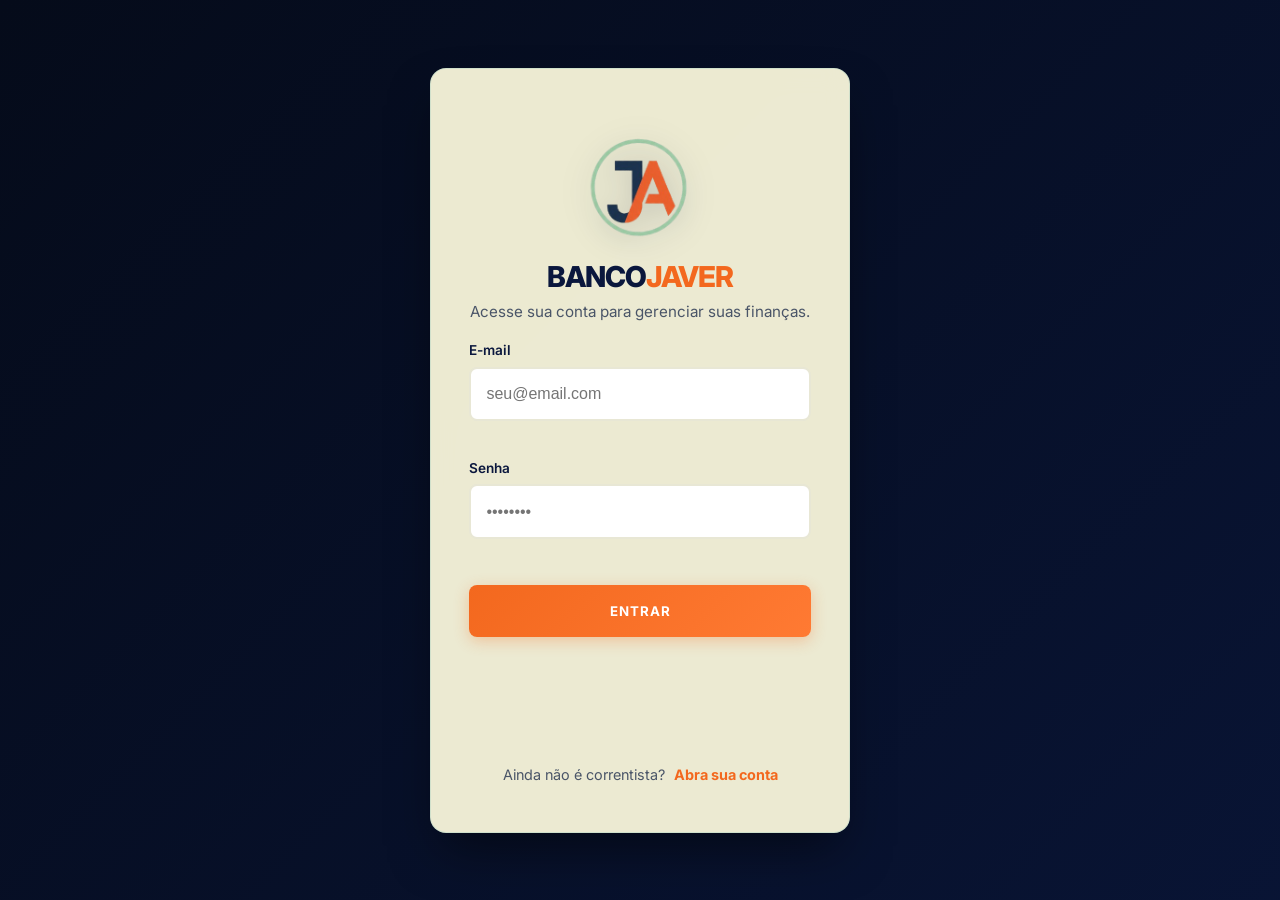
<file: Banco Javer/frontend/pages/index.html>
<!DOCTYPE html>
<html lang="pt-br">
<head>
    <meta charset="UTF-8">
    <meta name="viewport" content="width=device-width, initial-scale=1.0">
    <title>Banco JAVER | Login</title>
    <link rel="stylesheet" href="../styles/global.css">
    <link rel="stylesheet" href="../styles/login.css">
    <script src="../js/login.js"></script>
</head>
<body>
    <div id="toast-container" class="toast-container"></div>
    <main class="login-container">
        <section class="login-card">
            <div class="login-header">
                <div class="logo-wrapper">
                    <img src="../images/logo.png" alt="Logo Javer" class="main-logo">
                </div>
                <h1>BANCO<span>JAVER</span></h1>
                <p>Acesse sua conta para gerenciar suas finanças.</p>
            </div>

            <form id="login-form" novalidate>
                <div class="input-group">
                    <label for="email">E-mail</label>
                    <input type="email" id="email" placeholder="seu@email.com" required>
                    <span class="field-error" id="email-error"></span>
                </div>

                <div class="input-group">
                    <label for="password">Senha</label>
                    <input type="password" id="password" placeholder="••••••••" required>
                    <span class="field-error" id="password-error"></span>
                </div>

                <div id="form-error" class="error-general"></div>

                <button type="submit" class="btn-login">Entrar</button>
            </form>

            <div class="login-footer">
                <p>Ainda não é correntista? <a href="signup.html">Abra sua conta</a></p>
            </div>
        </section>
    </main>
</body>
<div id="loading-overlay" class="loading-overlay">
    <div class="loader"></div>
</div>
</html>
</file>
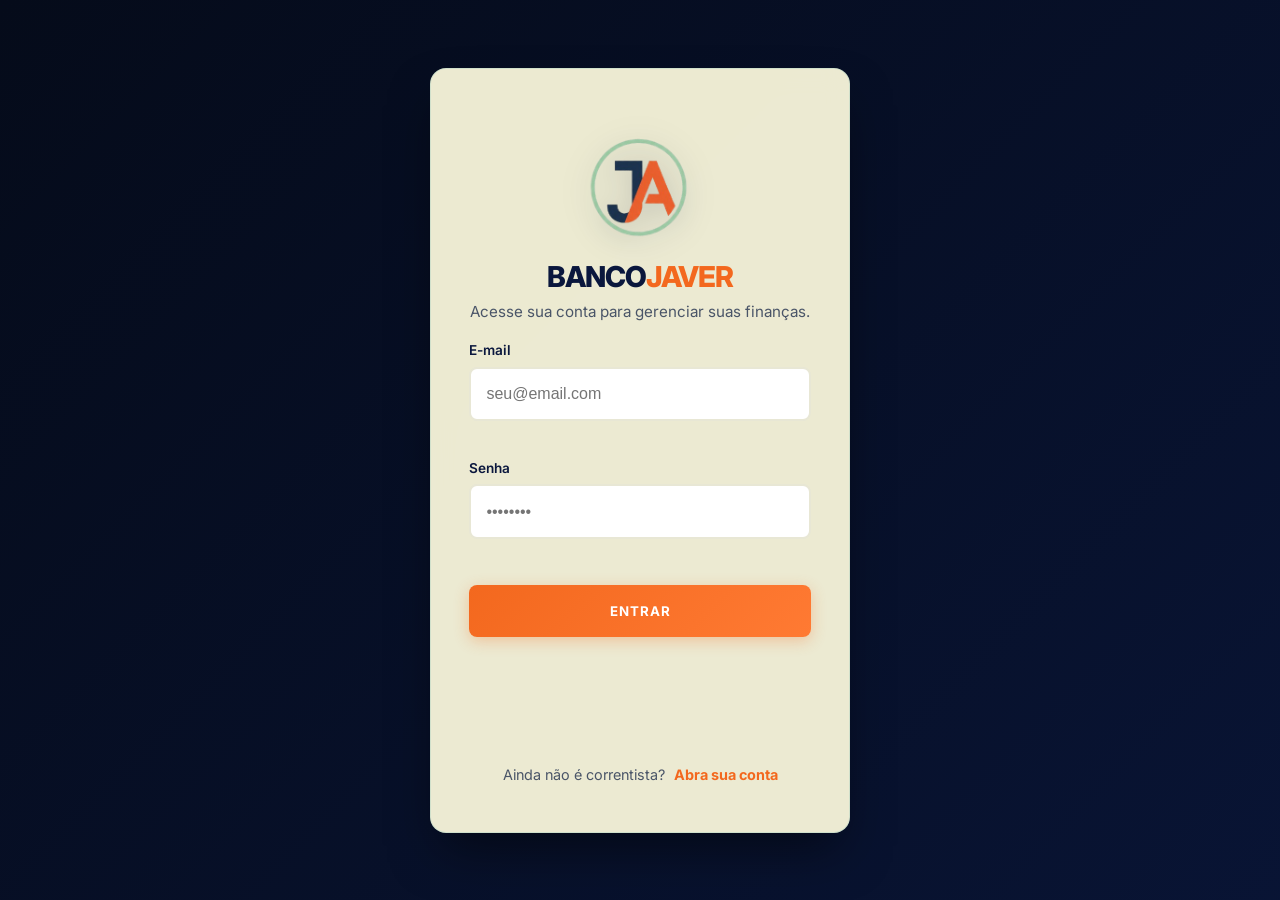
<file: Banco Javer/frontend/pages/admin.html>
<!DOCTYPE html>
<html lang="pt-br">
<head>
    <meta charset="UTF-8">
    <meta name="viewport" content="width=device-width, initial-scale=1.0">
    <title>JAVER | Admin Console</title>
    <link rel="stylesheet" href="../styles/global.css">
    <link rel="stylesheet" href="../styles/admin.css">
</head>
<body class="admin-body">
    <div id="toast-container" class="toast-container"></div>

    <header class="admin-nav">
        <div class="nav-container">
            <div class="brand">
                <img src="../images/logo.png" alt="Logo" class="nav-logo">
                <div class="brand-text">
                    <span class="bank-name">BANCO <span>JAVER</span></span>
                    <span class="portal-tag">PAINEL DE CONTROLE</span>
                </div>
            </div>
            <div class="nav-actions">
                <span id="admin-display-name">Carregando...</span>
                <button id="btn-logout" class="btn-logout">
                    <span class="icon">⏻</span> Sair
                </button>
            </div>
        </div>
    </header>

    <main class="admin-content container">
        <div class="page-header">
            <h2>Gerenciamento de Clientes</h2>
            <p>Controle de contas, edições cadastrais e permissões de acesso.</p>
        </div>
        <section class="filters-section">
            <div class="filter-card">
                <div class="filter-row">
                    <div class="filter-item search">
                        <label>Nome do Cliente</label>
                        <input type="text" id="search-name" placeholder="Buscar por nome...">
                    </div>
                    <div class="filter-item">
                        <label>Status</label>
                        <select id="filter-status">
                            <option value="">Todos</option>
                            <option value="true">Ativos</option>
                            <option value="false">Inativos</option>
                        </select>
                    </div>
                    <div class="filter-item">
                        <label>Perfil de Acesso</label>
                        <select id="filter-admin">
                            <option value="">Todos</option>
                            <option value="true">Administradores</option>
                            <option value="false">Clientes Comuns</option>
                        </select>
                    </div>
                    <button id="btn-filter" class="btn-primary-action">Filtrar</button>
                </div>
            </div>
        </section>
        <div class="table-wrapper">
            <table class="admin-table">
                <thead>
                    <tr>
                        <th>ID</th>
                        <th>Cliente</th>
                        <th>CPF</th>
                        <th>Saldo</th>
                        <th>Score</th>
                        <th>Status</th>
                        <th class="txt-center">Ações</th>
                    </tr>
                </thead>
                <tbody id="customers-list">
                </tbody>
            </table>
        </div>
    </main>
    <div id="modal-edit" class="modal-overlay">
        <div class="modal-card">
            <div class="modal-header">
                <h3>Editar Perfil do Cliente</h3>
                <button onclick="closeModal()" class="close-x">&times;</button>
            </div>
            <form id="edit-form" novalidate>
                <input type="hidden" id="edit-id">
                
                <div class="input-group">
                    <label for="edit-name">Nome Completo</label>
                    <input type="text" id="edit-name">
                    <span class="field-error" id="edit-name-error"></span>
                </div>

                <div class="input-group">
                    <label for="edit-email">E-mail</label>
                    <input type="email" id="edit-email">
                    <span class="field-error" id="edit-email-error"></span>
                </div>

                <div class="input-row">
                    <div class="input-group">
                        <label for="edit-cpf">CPF</label>
                        <input type="text" id="edit-cpf" maxlength="11">
                        <span class="field-error" id="edit-cpf-error"></span>
                    </div>
                    <div class="input-group">
                        <label for="edit-phone">Telefone</label>
                        <input type="text" id="edit-phone" maxlength="11">
                        <span class="field-error" id="edit-phone-error"></span>
                    </div>
                </div>

                <div class="input-group checkbox-group">
                    <label class="switch-label">
                        <input type="checkbox" id="edit-is-admin">
                        <span class="slider"></span>
                        Permissões de Administrador
                    </label>
                    <p class="input-info">Ative para conceder acesso ao painel de controle.</p>
                </div>

                <div class="modal-footer">
                    <button type="button" onclick="closeModal()" class="btn-cancel">Cancelar</button>
                    <button type="submit" class="btn-save" id="btn-save-edit">Salvar Alterações</button>
                </div>
            </form>
        </div>
    </div>

    <div id="modal-confirm" class="modal-overlay">
        <div class="modal-card confirm-card">
            <div class="modal-header">
                <h3>Confirmar Ação</h3>
                <button onclick="closeConfirmModal()" class="close-x">&times;</button>
            </div>
            <div class="modal-body">
                <p>Você tem certeza que deseja <strong>desativar</strong> este cliente? Esta ação aplicará um Soft Delete na conta.</p>
            </div>
            <div class="modal-footer">
                <button type="button" onclick="closeConfirmModal()" class="btn-cancel">Cancelar</button>
                <button type="button" id="btn-confirm-disable" class="btn-disable-confirm">Sim, Desativar</button>
            </div>
        </div>
    </div>

    <script src="../js/admin.js"></script>
</body>
<div id="loading-overlay" class="loading-overlay">
    <div class="loader"></div>
</div>
</html>
</file>
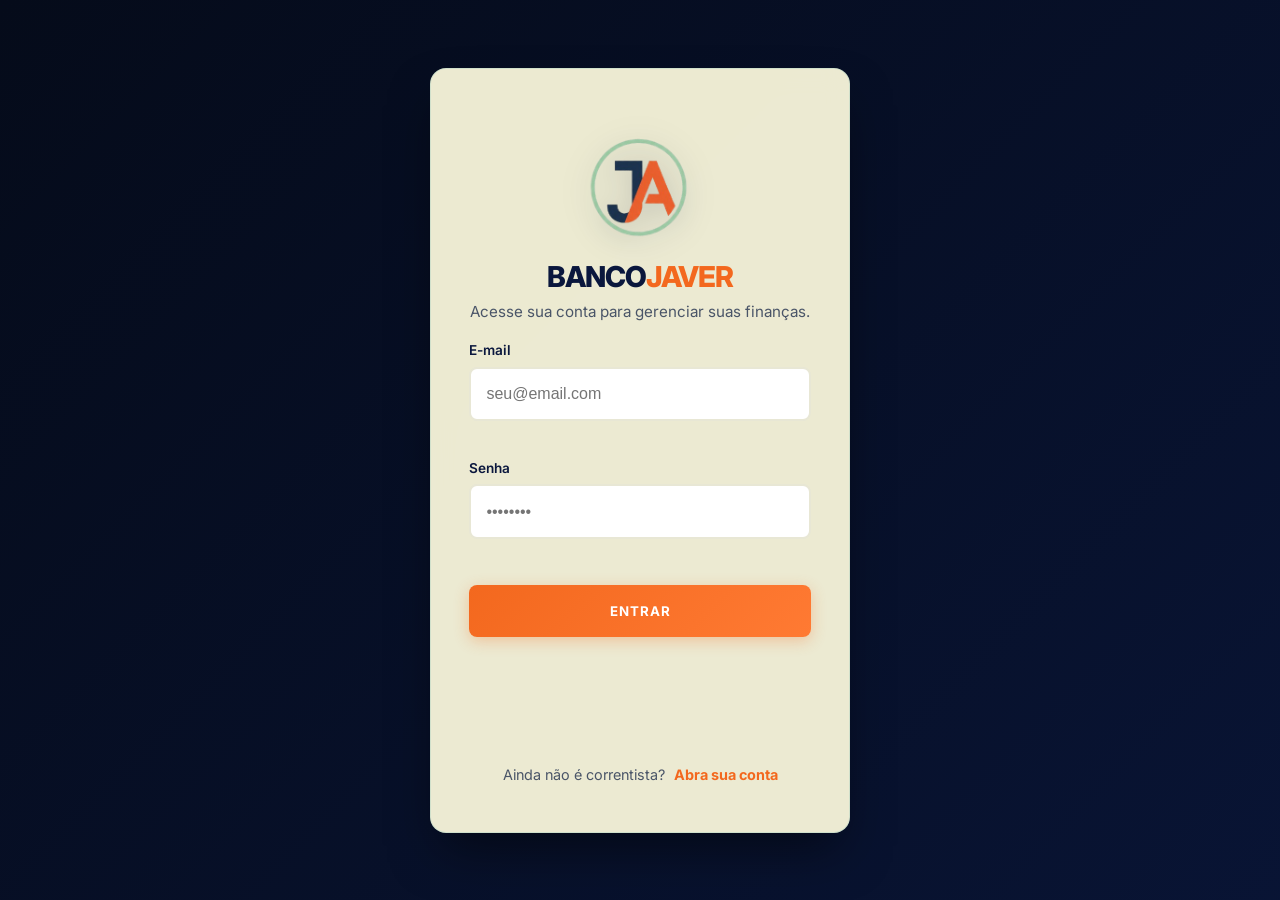
<file: Banco Javer/frontend/pages/dashboard.html>
<!DOCTYPE html>
<html lang="pt-br">
<head>
    <meta charset="UTF-8">
    <meta name="viewport" content="width=device-width, initial-scale=1.0">
    <title>JAVER | Minha Conta</title>
    <link rel="stylesheet" href="https://cdnjs.cloudflare.com/ajax/libs/font-awesome/6.5.1/css/all.min.css">
    <link rel="stylesheet" href="../styles/global.css">
    <link rel="stylesheet" href="../styles/dashboard.css">
</head>
<body class="dash-body">
    <div id="toast-container" class="toast-container"></div>

    <nav class="dash-nav">
        <div class="nav-container">
            <div class="brand">
                <img src="../images/logo.png" alt="Logo" class="nav-logo">
                <span class="bank-name">BANCO <span>JAVER</span></span>
            </div>
            <div class="user-menu">
                <div class="user-info">
                    <p>Olá, <strong id="display-user-name">Carregando...</strong></p>
                    <span class="account-status"><i class="fa-solid fa-circle-check"></i> Conta Ativa</span>
                </div>
                <button id="btn-logout" class="btn-exit">
                    <i class="fa-solid fa-right-from-bracket"></i> Sair
                </button>
            </div>
        </div>
    </nav>

    <main class="dash-content container">
        <section class="account-overview">
            <div class="card balance-card">
                <div class="card-header">
                    <span class="label">Saldo em conta</span>
                    <button id="btn-toggle-balance" class="btn-eye">
                        <i id="eye-icon" class="fa-regular fa-eye-slash"></i>
                    </button>
                </div>
                <div class="balance-display">
                    <h2 id="balance-value" class="blur-active">R$ 0,00</h2>
                </div>
                <p class="balance-update">Disponível agora</p>
            </div>

            <div class="card score-card">
                <div class="card-header">
                    <span class="label">Score de Crédito</span>
                    <i class="fa-solid fa-shield-halved" style="color: var(--success-mint)"></i>
                </div>
                <div class="score-display">
                    <h2 id="score-value">0.0</h2>
                    <div class="score-progress-bg">
                        <div id="score-bar" class="score-bar"></div>
                    </div>
                </div>
            </div>
        </section>

        <section class="quick-actions">
            <h3>Serviços Rápidos</h3>
            <div class="actions-grid">
                <button class="action-btn" onclick="openModal('modal-pix')">
                    <i class="fa-solid fa-money-bill-transfer btn-icon"></i>
                    <span>Transferir Pix</span>
                </button>
                <button class="action-btn" onclick="openModal('modal-deposit')">
                    <i class="fa-solid fa-piggy-bank btn-icon"></i>
                    <span>Depositar</span>
                </button>
                <button class="action-btn" onclick="openModal('modal-payment')">
                    <i class="fa-solid fa-money-check-dollar btn-icon"></i>
                    <span>Pagamentos</span>
                </button>

                <!-- INVESTIMENTOS ENTRE PAGAMENTOS E MEUS DADOS -->
                <button class="action-btn" onclick="window.location.href='investments.html'">
                    <i class="fa-solid fa-arrow-up-right-dots btn-icon"></i>
                    <span>Investimentos</span>
                </button>

                <button class="action-btn" onclick="openModal('modal-profile')">
                    <i class="fa-solid fa-user-gear btn-icon"></i>
                    <span>Meus Dados</span>
                </button>
                <button class="action-btn btn-danger" onclick="openModal('modal-close-account')">
                    <i class="fa-solid fa-handshake-slash btn-icon"></i>
                    <span>Encerrar Conta</span>
                </button>
            </div>
        </section>

        <section class="statement-section">
            <div class="section-header">
                <h3><i class="fa-solid fa-list-ul"></i> Extrato</h3>
                <button onclick="loadStatement()" class="btn-refresh">Atualizar</button>
            </div>
            <div class="statement-card">
                <div id="statement-list" class="statement-list"></div>
            </div>
        </section>
    </main>

    <!-- MODAIS -->
    <div id="modal-pix" class="modal-overlay">
        <div class="modal-card">
            <div class="modal-header">
                <h3>Enviar novo Pix</h3>
                <button class="close-x" onclick="closeModal('modal-pix')">&times;</button>
            </div>
            <div class="modal-body">
                <div class="input-group">
                    <label>Chave Pix (E-mail, CPF ou Telefone)</label>
                    <input type="text" id="pix-key" placeholder="Digite a chave do recebedor">
                </div>
                <div class="input-group">
                    <label>Valor do Pix</label>
                    <input type="number" id="pix-amount" placeholder="R$ 0,00">
                </div>
                <button class="btn-confirm-action" id="btn-confirm-pix">Confirmar Transferência</button>
            </div>
        </div>
    </div>

    <div id="modal-deposit" class="modal-overlay">
        <div class="modal-card">
            <div class="modal-header">
                <h3>Realizar Depósito</h3>
                <button class="close-x" onclick="closeModal('modal-deposit')">&times;</button>
            </div>
            <div class="modal-body">
                <div class="input-group">
                    <label>Valor para depositar</label>
                    <input type="number" id="deposit-amount" placeholder="R$ 0,00">
                </div>
                <button class="btn-confirm-action" id="btn-confirm-deposit">Confirmar Depósito</button>
            </div>
        </div>
    </div>

    <div id="modal-payment" class="modal-overlay">
        <div class="modal-card">
            <div class="modal-header">
                <h3>Novo Pagamento</h3>
                <button class="close-x" onclick="closeModal('modal-payment')">&times;</button>
            </div>
            <div class="modal-body">
                <div class="input-group">
                    <label>O que você está pagando?</label>
                    <input type="text" id="pay-desc" placeholder="Ex: Internet, Aluguel, Pix Cobrança">
                </div>
                <div class="input-group">
                    <label>Valor do Pagamento</label>
                    <input type="number" id="pay-amount" placeholder="0,00">
                </div>
                <div class="input-group">
                    <label>Método de Pagamento</label>
                    <div class="custom-select-container">
                        <select id="pay-method">
                            <option value="PIX">Pix (Instantâneo)</option>
                            <option value="BANK SLIP">Boleto Bancário</option>
                            <option value="TED">Transferência TED</option>
                            <option value="TEF">Transferência JAVER (TEF)</option>
                        </select>
                        <i class="fa-solid fa-chevron-down select-icon"></i>
                    </div>
                </div>
                <button class="btn-confirm-action" id="btn-confirm-payment">Confirmar Pagamento</button>
            </div>
        </div>
    </div>

    <div id="modal-profile" class="modal-overlay">
        <div class="modal-card">
            <div class="modal-header">
                <h3>Meus Dados Cadastrais</h3>
                <button class="close-x" onclick="closeModal('modal-profile')">&times;</button>
            </div>
            <div class="modal-body">
                <div class="input-group">
                    <label for="profile-name">Nome Completo</label>
                    <input type="text" id="profile-name">
                    <span class="field-error" id="profile-name-error"></span>
                </div>
                <div class="input-group">
                    <label for="profile-email">E-mail</label>
                    <input type="email" id="profile-email">
                    <span class="field-error" id="profile-email-error"></span>
                </div>
                <div class="input-group">
                    <label for="profile-cpf">CPF</label>
                    <input type="text" id="profile-cpf" maxlength="11">
                    <span class="field-error" id="profile-cpf-error"></span>
                </div>
                <div class="input-group">
                    <label for="profile-phone">Telefone</label>
                    <input type="text" id="profile-phone" maxlength="11">
                    <span class="field-error" id="profile-phone-error"></span>
                </div>
                <button class="btn-confirm-action" id="btn-save-profile">Salvar Alterações</button>
            </div>
        </div>
    </div>

    <div id="modal-close-account" class="modal-overlay">
        <div class="modal-card">
            <div class="modal-header">
                <h3>Encerrar minha conta</h3>
                <button class="close-x" onclick="closeModal('modal-close-account')">&times;</button>
            </div>
            <div class="modal-body">
                <p>Tem certeza que deseja encerrar sua conta no Banco JAVER?</p>
                <button class="btn-confirm-action btn-danger-solid" id="btn-confirm-close">Sim, encerrar conta</button>
            </div>
        </div>
    </div>

    <div id="loading-overlay" class="loading-overlay">
        <div class="loader"></div>
    </div>

    <script src="../js/dashboard.js"></script>
</body>
</html>
</file>
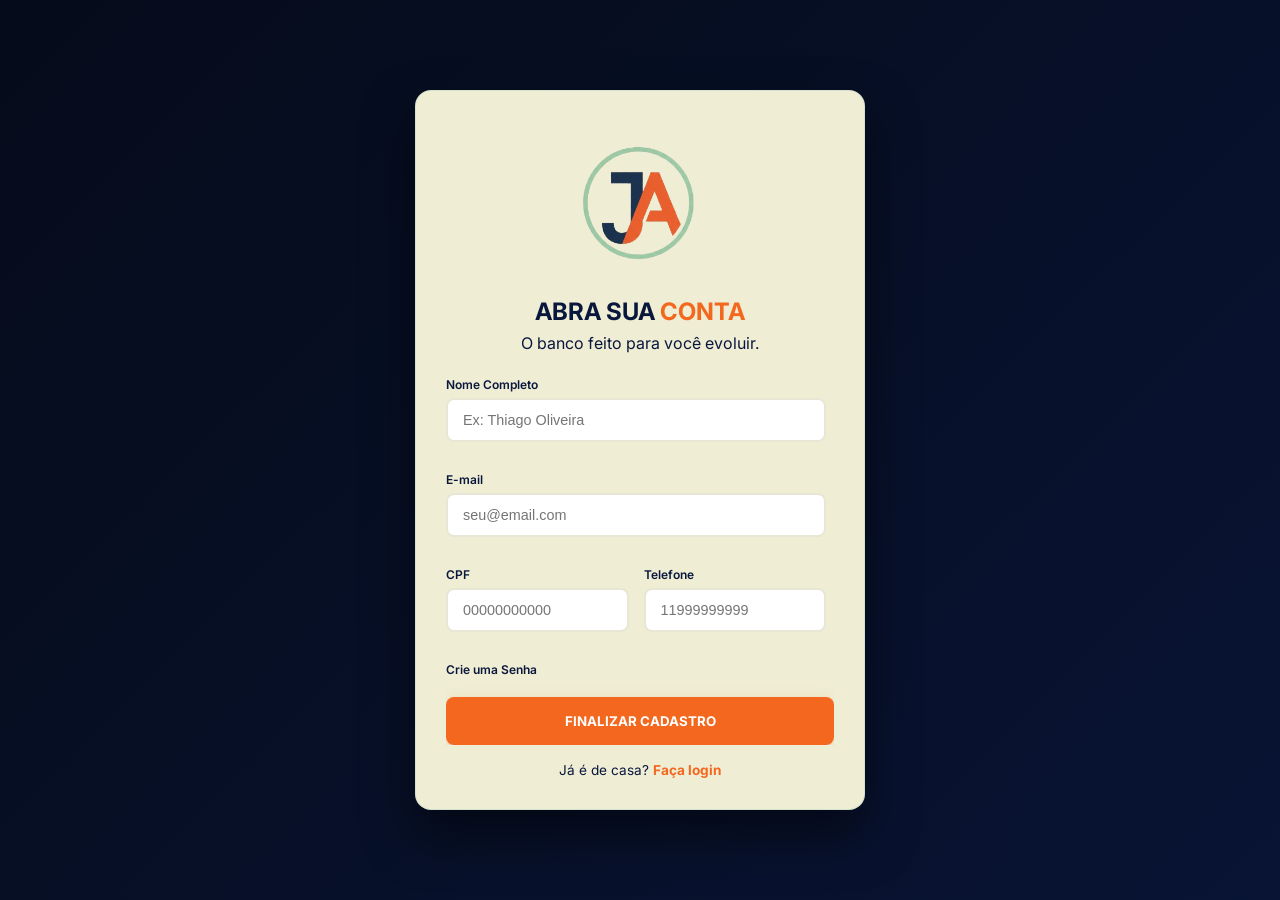
<file: Banco Javer/frontend/pages/signup.html>
<!DOCTYPE html>
<html lang="pt-br">
    <head>
        <meta charset="UTF-8">
        <meta name="viewport" content="width=device-width, initial-scale=1.0">
        <title>Banco JAVER | Abra sua Conta</title>
        <link rel="stylesheet" href="../styles/global.css">
        <link rel="stylesheet" href="../styles/signup.css">
        <script src="../js/signup.js" defer></script>
</head>
<body>
    <div id="toast-container" class="toast-container"></div>

    <main class="signup-container">
        <section class="signup-card">
            <div class="signup-header">
                <div class="logo-wrapper">
                    <img src="../images/logo.png" alt="Logo Javer" class="main-logo">
                </div>
                <h1>ABRA SUA <span>CONTA</span></h1>
                <p>O banco feito para você evoluir.</p>
            </div>
            <form id="signup-form">
                <div class="form-scroll-area">
                    <div class="input-group">
                        <label for="name">Nome Completo</label>
                        <input type="text" id="name" placeholder="Ex: Thiago Oliveira">
                        <span class="field-error" id="name-error"></span>
                    </div>

                    <div class="input-group">
                        <label for="email">E-mail</label>
                        <input type="email" id="email" placeholder="seu@email.com">
                        <span class="field-error" id="email-error"></span>
                    </div>
                    <div class="input-row">
                        <div class="input-group">
                            <label for="cpf">CPF</label>
                            <input type="text" id="cpf" placeholder="00000000000" maxlength="11">
                            <span class="field-error" id="cpf-error"></span>
                        </div>
                        <div class="input-group">
                            <label for="phone">Telefone</label>
                            <input type="text" id="phone" placeholder="11999999999" maxlength="11">
                            <span class="field-error" id="phone-error"></span>
                        </div>
                    </div>
                    <div class="input-group">
                        <label for="password">Crie uma Senha</label>
                        <input type="password" id="password" placeholder="••••••••">
                        <span class="field-error" id="password-error"></span>
                    </div>
                </div>
                <button type="submit" id="btn-finalizar" class="btn-signup">Finalizar Cadastro</button>
            </form>
            <div class="signup-footer">
                <p>Já é de casa? <a href="index.html">Faça login</a></p>
            </div>
        </section>
    </main>
    
</body>
<div id="loading-overlay" class="loading-overlay">
    <div class="loader"></div>
</div>
</html>
</file>
<file: Banco Javer/frontend/styles/global.css>
@import url('https://fonts.googleapis.com/css2?family=Inter:wght@300;400;600;700&display=swap');

:root {
    --primary-navy: #0a173d;      
    --secondary-orange: #f3681e;   
    --accent-yellow: #fce210;      
    --bg-cream: #f9f7dc;           
    --success-mint: #a6cfc0;       

    --text-main: #0a173d;
    --text-muted: #4a5568;
    --white: #ffffff;
    --error-red: #e53e3e;

    --radius-sm: 4px;
    --radius-md: 8px;
    --radius-lg: 16px;
    --shadow: 0 4px 6px -1px rgba(0, 0, 0, 0.1), 0 2px 4px -1px rgba(0, 0, 0, 0.06);
    --transition: all 0.3s ease;
}

* {
    margin: 0;
    padding: 0;
    box-sizing: border-box;
}

body {
    font-family: 'Inter', sans-serif;
    background-color: var(--bg-cream);
    color: var(--text-main);
    line-height: 1.6;
    overflow-x: hidden;
}

.container {
    max-width: 1200px;
    margin: 0 auto;
    padding: 0 20px;
}

button {
    cursor: pointer;
    border: none;
    font-family: 'Inter', sans-serif;
    transition: var(--transition);
}

a {
    text-decoration: none;
    color: inherit;
}

ul {
    list-style: none;
}

.loading-overlay {
    position: fixed;
    top: 0;
    left: 0;
    width: 100%;
    height: 100%;
    background: rgba(10, 23, 61, 0.85); 
    backdrop-filter: blur(4px); 
    display: none; 
    justify-content: center;
    align-items: center;
    z-index: 9999; 
}

.loader {
    position: relative;
    width: 120px;
    height: 90px;
    margin: 0 auto;
}

.loader:before {
    content: "";
    position: absolute;
    bottom: 30px;
    left: 50px;
    height: 30px;
    width: 30px;
    border-radius: 50%;
    background: var(--secondary-orange); 
    animation: loading-bounce 0.5s ease-in-out infinite alternate;
}

.loader:after {
    content: "";
    position: absolute;
    right: 0;
    top: 0;
    height: 7px;
    width: 45px;
    border-radius: 4px;
    box-shadow: 0 5px 0 var(--accent-yellow), 
                -35px 50px 0 var(--accent-yellow), 
                -70px 95px 0 var(--accent-yellow);
    animation: loading-step 1s ease-in-out infinite;
}

@keyframes loading-bounce {
    0% { transform: scale(1, 0.7); }
    40% { transform: scale(0.8, 1.2); }
    60% { transform: scale(1, 1); }
    100% { bottom: 140px; }
}

@keyframes loading-step {
    0% {
        box-shadow: 0 10px 0 rgba(0, 0, 0, 0),
                    0 10px 0 var(--accent-yellow),
                    -35px 50px 0 var(--accent-yellow),
                    -70px 90px 0 var(--accent-yellow);
    }
    100% {
        box-shadow: 0 10px 0 var(--accent-yellow),
                    -35px 50px 0 var(--accent-yellow),
                    -70px 90px 0 var(--accent-yellow),
                    -70px 90px 0 rgba(0, 0, 0, 0);
    }
}
</file>
<file: Banco Javer/frontend/styles/login.css>
.login-container {
    height: 100vh;
    display: flex;
    align-items: center;
    justify-content: center;
    background: linear-gradient(-45deg, #0a173d, #162a5e, #0a173d, #050b1a);
    background-size: 400% 400%;
    animation: gradientBG 15s ease infinite;
    position: relative;
    overflow: hidden;
    padding: 2vh;
}

@keyframes gradientBG {
    0% { background-position: 0% 50%; }
    50% { background-position: 100% 50%; }
    100% { background-position: 0% 50%; }
}

.login-card {
    background-color: rgba(249, 247, 220, 0.95); 
    padding: 5vh 3vw;
    border-radius: var(--radius-lg);
    width: 95%;
    max-width: 420px;
    height: 85vh;
    display: flex;
    flex-direction: column;
    justify-content: space-between;
    align-items: center;
    box-shadow: 0 25px 50px -12px rgba(0, 0, 0, 0.5);
    backdrop-filter: blur(12px);
    border: 1px solid rgba(166, 207, 192, 0.4);
    z-index: 10;
    overflow: hidden;
    animation: cardAppear 0.8s cubic-bezier(0.22, 1, 0.36, 1);
}

@keyframes cardAppear {
    from { opacity: 0; transform: translateY(40px); }
    to { opacity: 1; transform: translateY(0); }
}

.login-header {
    text-align: center;
    width: 100%;
}

.logo-wrapper {
    display: inline-block;
    margin-bottom: 1vh;
}

.main-logo {
    max-height: 18vh;
    width: auto;
    max-width: 140px;
    filter: drop-shadow(0 5px 15px rgba(10, 23, 61, 0.2));
    animation: logoFloat 4s ease-in-out infinite;
    transition: var(--transition);
    border-radius: 50%;
}

@keyframes logoFloat {
    0%, 100% { transform: translateY(0); }
    50% { transform: translateY(-1vh); }
}

.login-header h1 {
    font-size: clamp(1.2rem, 4vh, 1.8rem);
    font-weight: 800;
    color: var(--primary-navy);
    letter-spacing: -1px;
    text-transform: uppercase;
    margin-top: -1rem;
}

.login-header h1 span {
    color: var(--secondary-orange);
}

.login-header p {
    color: var(--text-muted);
    font-size: clamp(0.75rem, 2vh, 0.95rem);
    margin-bottom: 1rem;
}

#login-form {
    width: 100%;
    display: flex;
    flex-direction: column;
    gap: 2vh; 
}

.input-group label {
    display: block;
    font-weight: 600;
    margin-bottom: 0.5vh;
    font-size: 0.85rem;
    color: var(--primary-navy);
}

.input-group input {
    width: 100%;
    padding: 1.8vh 15px;
    border: 2px solid #e8e7d5;
    background-color: var(--white);
    border-radius: var(--radius-md);
    font-size: 1rem;
    transition: all 0.3s ease;
}

.input-group input:focus {
    border-color: var(--secondary-orange);
    box-shadow: 0 0 0 4px rgba(243, 104, 30, 0.1);
    outline: none;
}

.btn-login {
    width: 100%;
    padding: 2vh;
    background: linear-gradient(135deg, var(--secondary-orange) 0%, #ff7a33 100%);
    color: var(--white);
    font-weight: 700;
    text-transform: uppercase;
    letter-spacing: 1px;
    border-radius: var(--radius-md);
    margin-top: 1vh;
    position: relative;
    overflow: hidden;
    box-shadow: 0 4px 15px rgba(243, 104, 30, 0.3);
}

.btn-login::after {
    content: '';
    position: absolute;
    top: -50%;
    left: -60%;
    width: 20%;
    height: 200%;
    background: rgba(255, 255, 255, 0.3);
    transform: rotate(30deg);
    transition: all 0.6s cubic-bezier(0.19, 1, 0.22, 1);
}

.btn-login:hover::after {
    left: 120%;
}

.btn-login:hover {
    transform: translateY(-2px);
    box-shadow: 0 6px 20px rgba(243, 104, 30, 0.4);
}

.login-footer {
    text-align: center;
    font-size: clamp(0.7rem, 1.8vh, 0.9rem);
    color: var(--text-muted);
    width: 100%;
    margin-top: auto;
    padding-top: 2vh;
}

.login-footer a {
    color: var(--secondary-orange);
    font-weight: 700;
    margin-left: 5px;
}

.error-text {
    color: var(--error-red);
    font-size: 0.8rem;
    font-weight: 600;
    text-align: center;
    min-height: 2vh;
}

@media (max-height: 500px) {
    .main-logo { max-height: 10vh; }
    .login-header h1 { font-size: 1rem; }
    #login-form { gap: 1vh; }
}

.input-group input.error {
    border-color: var(--error-red) !important;
    background-color: rgba(229, 62, 62, 0.05);
}

.field-error {
    color: var(--error-red);
    font-size: 0.75rem;
    font-weight: 600;
    margin-top: 4px;
    display: block;
    min-height: 15px;
    opacity: 0;
    transition: opacity 0.3s ease;
}

.field-error.active {
    opacity: 1;
}

.error-general {
    background-color: rgba(229, 62, 62, 0.1);
    color: var(--error-red);
    padding: 10px;
    border-radius: var(--radius-md);
    font-size: 0.85rem;
    text-align: center;
    margin-bottom: 15px;
    display: none; 
    border: 1px solid var(--error-red);
}

.toast-container {
    position: fixed;
    top: 20px;
    right: 20px;
    z-index: 9999;
    display: flex;
    flex-direction: column;
    gap: 10px;
}

.toast {
    min-width: 280px;
    max-width: 400px;
    padding: 16px 20px;
    background: rgba(10, 23, 61, 0.9);
    color: var(--white);
    border-radius: var(--radius-md);
    backdrop-filter: blur(8px);
    box-shadow: 0 10px 25px rgba(0,0,0,0.3);
    border-left: 5px solid var(--secondary-orange);
    display: flex;
    align-items: center;
    justify-content: space-between;
    font-size: 0.9rem;
    font-weight: 500;
    animation: toastSlideIn 0.5s cubic-bezier(0.68, -0.55, 0.265, 1.55) forwards;
}

.toast.success {
    border-left-color: var(--success-mint);
}

.toast.error {
    border-left-color: var(--secondary-orange);
}

@keyframes toastSlideIn {
    from { transform: translateX(100%); opacity: 0; }
    to { transform: translateX(0); opacity: 1; }
}

@keyframes toastFadeOut {
    to { transform: translateY(-20px); opacity: 0; }
}

.toast.hiding {
    animation: toastFadeOut 0.5s forwards;
}
</file>
<file: Banco Javer/frontend/styles/admin.css>
.admin-body { 
    background-color: var(--bg-cream); 
    min-height: 100vh;
}

.admin-nav {
    background-color: var(--primary-navy);
    color: white;
    padding: 1rem 0;
    position: sticky;
    top: 0;
    z-index: 100;
}

.nav-container {
    max-width: 1300px;
    margin: 0 auto;
    padding: 0 20px;
    display: flex;
    justify-content: space-between;
    align-items: center;
}

.brand { display: flex; align-items: center; gap: 15px; }
.nav-logo { width: 80px; height: 80px; border-radius: 50%; }
.bank-name { font-weight: 800; font-size: 1.2rem; }
.bank-name span { color: var(--secondary-orange); }
.portal-tag { 
    display: block; font-size: 0.65rem; color: var(--success-mint); 
    letter-spacing: 2px; font-weight: 700;
}

.btn-logout {
    background: rgba(243, 104, 30, 0.1);
    color: var(--secondary-orange);
    border: 1.5px solid var(--secondary-orange);
    padding: 8px 16px;
    border-radius: var(--radius-md);
    font-weight: 600;
    font-size: 0.85rem;
    display: flex;
    align-items: center;
    gap: 8px;
    cursor: pointer;
    transition: var(--transition);
}

.btn-logout:hover {
    background: var(--secondary-orange);
    color: white;
    box-shadow: 0 4px 12px rgba(243, 104, 30, 0.3);
}

.page-header { margin: 30px 0; }
.page-header h2 { color: var(--primary-navy); font-weight: 800; }
.page-header p { color: var(--text-muted); font-size: 0.9rem; }

.filters-section { margin-top: 30px; margin-bottom: 30px; }
.filter-card {
    background: white;
    padding: 25px;
    border-radius: var(--radius-lg);
    box-shadow: var(--shadow);
}

.filter-row {
    display: flex;
    align-items: flex-end;
    gap: 20px;
    flex-wrap: wrap;
}

.filter-item { display: flex; flex-direction: column; gap: 8px; flex: 1; min-width: 180px; }
.filter-item.search { flex: 2; }
.filter-item label { font-size: 0.75rem; font-weight: 700; color: var(--primary-navy); text-transform: uppercase; }
.filter-item input, .filter-item select {
    padding: 12px;
    border: 1.5px solid #e2e8f0;
    border-radius: var(--radius-md);
    background: #f8fafc;
    outline: none;
}
.btn-primary-action {
    background: var(--primary-navy);
    color: white;
    padding: 13px 30px;
    border-radius: var(--radius-md);
    font-weight: 700;
    cursor: pointer;
}

.table-wrapper {
    background: white;
    border-radius: var(--radius-lg);
    box-shadow: var(--shadow);
    overflow: hidden;
    margin-bottom: 50px;
}

.admin-table { width: 100%; border-collapse: collapse; }
.admin-table th {
    background: #f8fafc;
    padding: 18px 20px;
    font-size: 0.75rem;
    font-weight: 800;
    color: var(--primary-navy);
    text-transform: uppercase;
    border-bottom: 2px solid var(--bg-cream);
}

.admin-table td { padding: 20px; border-bottom: 1px solid #edf2f7; vertical-align: middle; }

.actions-cell { display: flex; gap: 10px; justify-content: center; }

.action-btn {
    padding: 8px 14px;
    border-radius: 6px;
    font-size: 0.8rem;
    font-weight: 700;
    transition: all 0.2s;
    border: none;
    cursor: pointer;
}

.action-btn.edit { background: #ebf4ff; color: #3182ce; }
.action-btn.edit:hover { background: #3182ce; color: white; }

.action-btn.disable { background: #fff5f5; color: #e53e3e; }
.action-btn.disable:hover { background: #e53e3e; color: white; }

.action-btn.activate { background: #f0fff4; color: #38a169; }
.action-btn.activate:hover { background: #38a169; color: white; }

.skeleton-line {
    height: 15px;
    background: #f0f0f0;
    background-image: linear-gradient(90deg, #f0f0f0 0px, #e8e8e8 40px, #f0f0f0 80px);
    background-size: 600px;
    animation: shimmer 1.5s infinite linear;
    border-radius: 4px;
}
@keyframes shimmer { 0% { background-position: -600px 0; } 100% { background-position: 600px 0; } }

.status-badge {
    padding: 5px 12px;
    border-radius: 30px;
    font-size: 0.7rem;
    font-weight: 800;
}
.active { background: var(--success-mint); color: #1a4a3a; }
.inactive { background: #fed7d7; color: #822727; }

.modal-overlay {
    display: none;
    position: fixed;
    top: 0; left: 0; width: 100%; height: 100%;
    background: rgba(10, 23, 61, 0.85);
    backdrop-filter: blur(8px);
    z-index: 2000;
    align-items: center;
    justify-content: center;
}

.modal-card {
    background-color: var(--bg-cream);
    width: 90%;
    max-width: 500px;
    padding: 40px;
    border-radius: var(--radius-lg);
    box-shadow: 0 30px 60px rgba(0,0,0,0.5);
    border: 1px solid rgba(166, 207, 192, 0.4);
    animation: cardAppear 0.4s cubic-bezier(0.175, 0.885, 0.32, 1.275);
}

.modal-header {
    display: flex;
    justify-content: space-between;
    align-items: center;
    margin-bottom: 25px;
}

.modal-header h3 {
    color: var(--primary-navy);
    font-weight: 800;
    text-transform: uppercase;
}

.close-x {
    background: none;
    border: none;
    font-size: 2rem;
    color: #aaa;
    cursor: pointer;
}

.modal-card .input-group { margin-bottom: 15px; }

.modal-card input {
    width: 100%;
    padding: 12px 15px;
    border: 2px solid #e8e7d5;
    border-radius: var(--radius-md);
    background: white;
    outline: none;
    transition: 0.3s;
}

.modal-card input.error {
    border-color: var(--error-red) !important;
    background-color: rgba(229, 62, 62, 0.05);
}

.modal-card input:focus {
    border-color: var(--secondary-orange);
}

.field-error {
    color: var(--error-red);
    font-size: 0.7rem;
    font-weight: 700;
    margin-top: 4px;
    display: block;
    opacity: 0;
    transition: opacity 0.3s;
}

.field-error.active { opacity: 1; }

.modal-footer {
    display: flex;
    justify-content: space-evenly;
    gap: 15px;
    margin-top: 30px;
}

.btn-save {
    background: var(--secondary-orange);
    color: white;
    padding: 12px 25px;
    border-radius: var(--radius-md);
    font-weight: 700;
    cursor: pointer;
}

.btn-cancel {
    background: #e2e8f0;
    color: var(--primary-navy);
    padding: 12px 25px;
    border-radius: var(--radius-md);
    font-weight: 700;
    cursor: pointer;
}

.toast-container {
    position: fixed;
    top: 25px;
    right: 25px;
    z-index: 9999;
    display: flex;
    flex-direction: column;
    gap: 12px;
}

.toast {
    min-width: 300px;
    padding: 16px 20px;
    background: rgba(10, 23, 61, 0.95); 
    color: #ffffff;
    border-radius: var(--radius-md);
    backdrop-filter: blur(10px);
    box-shadow: 0 15px 35px rgba(0, 0, 0, 0.3);
    display: flex;
    align-items: center;
    justify-content: space-between;
    font-size: 0.9rem;
    border-left: 6px solid var(--secondary-orange); 
    animation: toastSlideIn 0.5s cubic-bezier(0.68, -0.55, 0.265, 1.55) forwards;
}

.toast.success { border-left-color: var(--success-mint); }

@keyframes toastSlideIn {
    from { transform: translateX(100%); opacity: 0; }
    to { transform: translateX(0); opacity: 1; }
}

.toast.hiding { animation: toastFadeOut 0.5s forwards; }
@keyframes toastFadeOut { to { transform: translateY(-20px); opacity: 0; } }


.confirm-card {
    max-width: 400px;
    text-align: center;
}

.confirm-card .modal-body p {
    color: var(--text-muted);
    font-size: 1rem;
    line-height: 1.5;
    margin: 20px 0;
}

.btn-disable-confirm {
    background-color: var(--error-red);
    color: white;
    padding: 12px 25px;
    border-radius: var(--radius-md);
    font-weight: 700;
    cursor: pointer;
    transition: var(--transition);
}

.btn-disable-confirm:hover {
    filter: brightness(0.9);
    transform: translateY(-2px);
}

.checkbox-group {
    margin-top: 20px;
    padding: 15px;
    background: rgba(10, 23, 61, 0.03);
    border-radius: var(--radius-md);
}

.switch-label {
    display: flex;
    align-items: center;
    gap: 12px;
    font-weight: 700;
    color: var(--primary-navy);
    cursor: pointer;
}

.input-info {
    font-size: 0.7rem;
    color: var(--text-muted);
    margin-top: 5px;
    margin-left: 32px;
}

#edit-is-admin {
    width: 20px;
    height: 20px;
    accent-color: var(--secondary-orange);
}
</file>
<file: Banco Javer/frontend/styles/dashboard.css>
.dash-body {
    background-color: var(--bg-cream);
    min-height: 100vh;
}

.dash-nav {
    background-color: var(--primary-navy);
    color: white;
    padding: 1rem 0;
    position: sticky;
    top: 0;
    z-index: 1000;
    box-shadow: 0 4px 20px rgba(0,0,0,0.15);
}

.nav-container {
    display: flex;
    justify-content: space-between;
    align-items: center;
    max-width: 1200px;
    margin: 0 auto;
    padding: 0 20px;
}

.brand { display: flex; align-items: center; gap: 12px; }
.nav-logo { width: 80px; height: 80px; border-radius: 50%; }
.bank-name { font-weight: 800; font-size: 1.3rem; letter-spacing: -0.5px; }
.bank-name span { color: var(--secondary-orange); }

.user-menu { display: flex; align-items: center; gap: 25px; }
.user-info { text-align: right; }
.user-info p { margin: 0; font-size: 0.9rem; font-weight: 500; }
.user-info strong { color: var(--success-mint); font-weight: 700; }
.account-status { font-size: 0.7rem; color: #a0aec0; text-transform: uppercase; font-weight: 700; }

.btn-exit {
    background: transparent;
    color: var(--secondary-orange);
    border: 1.5px solid var(--secondary-orange);
    padding: 6px 18px;
    border-radius: var(--radius-md);
    font-weight: 700;
    font-size: 0.8rem;
    transition: all 0.3s;
}

.btn-exit:hover {
    background: var(--secondary-orange);
    color: white;
    box-shadow: 0 4px 12px rgba(243, 104, 30, 0.3);
}

.dash-content { padding-top: 40px; padding-bottom: 60px; }

.account-overview {
    display: grid;
    grid-template-columns: repeat(auto-fit, minmax(300px, 1fr));
    gap: 25px;
    margin-bottom: 40px;
}

.card {
    background: white;
    padding: 30px;
    border-radius: var(--radius-lg);
    box-shadow: var(--shadow);
    border: 1px solid rgba(10, 23, 61, 0.05);
    display: flex;
    flex-direction: column;
    justify-content: space-between;
}

.card-header {
    display: flex;
    justify-content: space-between;
    align-items: center;
    margin-bottom: 15px;
}

.card-header .label { font-size: 0.8rem; font-weight: 800; color: var(--text-muted); text-transform: uppercase; }

.balance-card { border-left: 6px solid var(--secondary-orange); }
.balance-card h2 { font-size: 2.5rem; color: var(--primary-navy); font-weight: 800; margin-bottom: 10px; }
.balance-update { font-size: 0.75rem; color: var(--success-mint); font-weight: 600; }

.score-card { border-left: 6px solid var(--success-mint); }
.score-badge { background: var(--success-mint); color: #1a4a3a; font-size: 0.65rem; font-weight: 800; padding: 4px 10px; border-radius: 20px; }
.score-display h2 { font-size: 2.5rem; color: var(--primary-navy); font-weight: 800; }

.score-progress-bg { background: #edf2f7; height: 10px; border-radius: 10px; margin: 15px 0; overflow: hidden; }
.score-bar { background: linear-gradient(90deg, var(--success-mint), var(--secondary-orange)); height: 100%; width: 0%; transition: width 1.5s cubic-bezier(0.19, 1, 0.22, 1); }
.score-info { font-size: 0.75rem; color: var(--text-muted); }

.quick-actions { margin-bottom: 50px; }
.quick-actions h3 { margin-bottom: 20px; color: var(--primary-navy); font-weight: 800; }

.actions-grid {
    display: grid;
    grid-template-columns: repeat(auto-fit, minmax(130px, 1fr));
    gap: 15px;
}

.action-btn {
    background: white;
    padding: 25px 15px;
    border-radius: var(--radius-md);
    display: flex;
    flex-direction: column;
    align-items: center;
    gap: 12px;
    box-shadow: var(--shadow);
    transition: all 0.3s;
    border: 1.5px solid transparent;
}

.action-btn:hover {
    transform: translateY(-5px);
    border-color: var(--secondary-orange);
    box-shadow: 0 10px 20px rgba(243, 104, 30, 0.1);
}

.btn-icon { font-size: 2rem; }
.action-btn span:last-child { font-weight: 700; font-size: 0.85rem; color: var(--primary-navy); }

.btn-danger { background: #fff5f5; }
.btn-danger:hover { border-color: var(--error-red); }
.btn-danger span:last-child { color: var(--error-red); }

.section-header { display: flex; justify-content: space-between; align-items: center; margin-bottom: 20px; }
.btn-refresh { background: none; color: var(--primary-navy); font-weight: 700; cursor: pointer; font-size: 0.85rem; }

.statement-card {
    background: white;
    border-radius: var(--radius-lg);
    box-shadow: var(--shadow);
    overflow: hidden;
}

.statement-list { display: flex; flex-direction: column; }

.statement-item {
    display: flex;
    justify-content: space-between;
    align-items: center;
    padding: 20px 30px;
    border-bottom: 1px solid #f1f1f1;
    transition: background 0.2s;
}

.statement-item:hover { background-color: #fcfcfc; }
.st-info h4 { margin: 0; color: var(--primary-navy); font-size: 1rem; }
.st-info small { color: var(--text-muted); font-size: 0.75rem; }

.st-value { font-weight: 800; font-size: 1.1rem; }
.credit { color: var(--success-mint); }
.debit { color: var(--secondary-orange); }

.modal-overlay {
    display: none;
    position: fixed;
    top: 0; left: 0; width: 100%; height: 100%;
    background: rgba(10, 23, 61, 0.85);
    backdrop-filter: blur(8px);
    z-index: 2000;
    align-items: center;
    justify-content: center;
}

.modal-card {
    background-color: var(--bg-cream);
    width: 90%;
    max-width: 450px;
    padding: 35px;
    border-radius: var(--radius-lg);
    box-shadow: 0 20px 50px rgba(0,0,0,0.4);
    animation: modalIn 0.4s ease-out;
}

@keyframes modalIn {
    from { opacity: 0; transform: scale(0.9); }
    to { opacity: 1; transform: scale(1); }
}

.modal-header { display: flex; justify-content: space-between; align-items: center; margin-bottom: 20px; }
.modal-header h3 { color: var(--primary-navy); font-weight: 800; }
.close-x { font-size: 2rem; color: #888; background: none; cursor: pointer; }

.input-group { margin-bottom: 20px; }
.input-group label { display: block; font-weight: 700; font-size: 0.8rem; margin-bottom: 8px; color: var(--primary-navy); }
.input-group input { width: 100%; padding: 14px; border: 2px solid #e8e7d5; border-radius: var(--radius-md); font-size: 1rem; }

.btn-confirm-action {
    width: 100%;
    padding: 16px;
    background: var(--secondary-orange);
    color: white;
    font-weight: 700;
    border-radius: var(--radius-md);
    text-transform: uppercase;
    box-shadow: 0 4px 15px rgba(243, 104, 30, 0.3);
    margin-top: 1rem;
}

.btn-danger-solid { background: var(--error-red); }

@media (max-width: 768px) {
    .account-overview { grid-template-columns: 1fr; }
    .user-info { display: none; }
}

#balance-value {
    transition: filter 0.3s ease, opacity 0.3s ease;
}

#balance-value.blur-active {
    filter: blur(10px);
    opacity: 0.6;
    user-select: none; 
}

.btn-eye {
    background: none;
    border: none;
    color: var(--primary-navy);
    font-size: 1.2rem;
    cursor: pointer;
    padding: 5px;
    transition: var(--transition);
}

.btn-eye:hover {
    color: var(--secondary-orange);
    transform: scale(1.1);
}

.btn-icon {
    font-size: 1.8rem;
    color: var(--secondary-orange);
    margin-bottom: 5px;
}

.action-btn:hover .btn-icon {
    transform: rotate(5deg);
}

.action-btn.btn-danger .btn-icon {
    color: var(--error-red);
}

.statement-item i {
    font-size: 1.2rem;
    margin-right: 15px;
}

.toast-container {
    position: fixed;
    top: 25px;
    right: 25px;
    z-index: 3000; 
    display: flex;
    flex-direction: column;
    gap: 12px;
}

.toast {
    min-width: 320px;
    padding: 18px 25px;
    background: rgba(10, 23, 61, 0.98); 
    color: #ffffff;
    border-radius: var(--radius-md);
    backdrop-filter: blur(10px);
    box-shadow: 0 15px 35px rgba(0, 0, 0, 0.4);
    display: flex;
    align-items: center;
    justify-content: space-between;
    font-size: 0.95rem;
    font-weight: 600;
    border-left: 6px solid var(--secondary-orange);
    animation: toastSlideIn 0.5s cubic-bezier(0.68, -0.55, 0.265, 1.55) forwards;
}

.toast.success { border-left-color: var(--success-mint); }

@keyframes toastSlideIn {
    from { transform: translateX(100%); opacity: 0; }
    to { transform: translateX(0); opacity: 1; }
}

.toast.hiding { animation: toastFadeOut 0.5s forwards; }
@keyframes toastFadeOut { to { transform: translateY(-20px); opacity: 0; } }

.custom-select-container {
    position: relative;
    width: 100%;
    display: flex;
    align-items: center;
}

.custom-select-container select {
    width: 100%;
    padding: 14px 18px;
    padding-right: 45px; 
    border: 2px solid #e8e7d5;
    background-color: var(--white);
    border-radius: var(--radius-md);
    font-size: 1rem;
    color: var(--primary-navy);
    font-weight: 500;
    cursor: pointer;
    appearance: none;
    -webkit-appearance: none;
    -moz-appearance: none;
    transition: all 0.3s ease;
}

.custom-select-container select:focus {
    border-color: var(--secondary-orange);
    box-shadow: 0 0 0 4px rgba(243, 104, 30, 0.1);
    outline: none;
}

.select-icon {
    position: absolute;
    right: 18px;
    color: var(--secondary-orange); 
    font-size: 0.8rem;
    pointer-events: none; 
    transition: transform 0.3s ease;
}

.custom-select-container:focus-within .select-icon {
    transform: rotate(180deg);
}

.custom-select-container select option {
    padding: 10px;
    background-color: var(--white);
    color: var(--primary-navy);
}

.field-error {
    color: var(--error-red);
    font-size: 0.7rem;
    font-weight: 700;
    margin-top: 4px;
    display: block;
    min-height: 14px;
    opacity: 0;
    transition: opacity 0.3s ease;
}

.field-error.active {
    opacity: 1;
}

.input-group input.error {
    border-color: var(--error-red) !important;
    background-color: rgba(229, 62, 62, 0.05);
}

.modal-body {
    display: flex;
    flex-direction: column;
    max-height: 65vh; 
    overflow-y: auto; 
    padding-right: 8px; 
    margin-top: 10px;
    scrollbar-width: thin;
    scrollbar-color: var(--secondary-orange) transparent;
}

.modal-body::-webkit-scrollbar {
    width: 6px;
}

.modal-body::-webkit-scrollbar-track {
    background: rgba(10, 23, 61, 0.05); 
    border-radius: 10px;
}

.modal-body::-webkit-scrollbar-thumb {
    background-color: var(--secondary-orange); 
    border-radius: 10px;
}

.btn-confirm-action {
    flex-shrink: 0;
    margin-top: 20px;
    margin-bottom: 5px;
}
</file>
<file: Banco Javer/frontend/styles/signup.css>
.signup-container {
    height: 100vh;
    display: flex;
    align-items: center;
    justify-content: center;
    background: linear-gradient(-45deg, #0a173d, #162a5e, #0a173d, #050b1a);
    background-size: 400% 400%;
    animation: gradientBG 15s ease infinite;
}

@keyframes gradientBG {
    0% { background-position: 0% 50%; }
    50% { background-position: 100% 50%; }
    100% { background-position: 0% 50%; }
}

.signup-card {
    background-color: rgba(249, 247, 220, 0.96);
    padding: 3vh 30px;
    border-radius: var(--radius-lg);
    width: 95%;
    max-width: 450px;
    height: 80vh; 
    display: flex;
    flex-direction: column;
    box-shadow: 0 25px 50px rgba(0,0,0,0.5);
    backdrop-filter: blur(10px);
    border: 1px solid rgba(166, 207, 192, 0.4);
    overflow: hidden; 
}

.signup-header {
    text-align: center;
    flex-shrink: 0;
    margin-bottom: 2vh;
}

.main-logo {
    max-height: 18vh;
    width: auto;
    border-radius: 50%;
    margin-bottom: 5px;
    animation: logoFloat 4s ease-in-out infinite;
}

@keyframes logoFloat {
    0%, 100% { transform: translateY(0); }
    50% { transform: translateY(-5px); }
}

.signup-header h1 {
    font-size: clamp(1.2rem, 3vh, 1.5rem);
    color: var(--primary-navy);
}

.signup-header h1 span { color: var(--secondary-orange); }

#signup-form {
    display: flex;
    flex-direction: column;
    flex-grow: 1;
    overflow: hidden; 
}

.form-scroll-area {
    flex-grow: 1;
    overflow-y: auto; 
    padding-right: 8px;
    margin-bottom: 15px;
}

.form-scroll-area::-webkit-scrollbar { width: 4px; }
.form-scroll-area::-webkit-scrollbar-thumb { 
    background: var(--secondary-orange); 
    border-radius: 10px;
}

.input-row {
    display: grid;
    grid-template-columns: 1fr 1fr;
    gap: 15px;
}

.input-group { margin-bottom: 12px; }

.input-group label {
    display: block;
    font-weight: 600;
    font-size: 0.75rem;
    margin-bottom: 4px;
    color: var(--primary-navy);
}

.input-group input {
    width: 100%;
    padding: 12px 15px;
    border: 2px solid #e8e7d5;
    border-radius: var(--radius-md);
    font-size: 0.9rem;
    transition: all 0.3s;
}

.input-group input:focus {
    border-color: var(--secondary-orange);
    outline: none;
    background: white;
}

.btn-signup {
    width: 100%;
    padding: 16px;
    background: var(--secondary-orange);
    color: white;
    font-weight: 700;
    text-transform: uppercase;
    border-radius: var(--radius-md);
    flex-shrink: 0; 
    cursor: pointer;
    box-shadow: 0 4px 15px rgba(243, 104, 30, 0.2);
}

.signup-footer {
    text-align: center;
    padding-top: 15px;
    font-size: 0.85rem;
    flex-shrink: 0;
}

.signup-footer a { color: var(--secondary-orange); font-weight: 700; }

.field-error {
    color: var(--error-red);
    font-size: 0.65rem;
    font-weight: 700;
    display: block;
    min-height: 14px;
    margin-top: 2px;
}

.input-group input.error { border-color: var(--error-red); }

.toast-container {
    position: fixed;
    top: 25px;
    right: 25px;
    z-index: 9999; 
    display: flex;
    flex-direction: column;
    gap: 12px;
}

.toast {
    min-width: 300px;
    max-width: 450px;
    padding: 16px 20px;
    background: rgba(10, 23, 61, 0.95); 
    color: #ffffff;
    border-radius: var(--radius-md);
    backdrop-filter: blur(10px); 
    box-shadow: 0 15px 35px rgba(0, 0, 0, 0.3);
    display: flex;
    align-items: center;
    justify-content: space-between;
    font-size: 0.9rem;
    font-weight: 500;
    border-left: 6px solid var(--secondary-orange);
    
    animation: toastSlideIn 0.5s cubic-bezier(0.68, -0.55, 0.265, 1.55) forwards;
}

.toast.success {
    border-left-color: var(--success-mint);
}

.toast.error {
    border-left-color: var(--secondary-orange);
}

@keyframes toastSlideIn {
    from {
        transform: translateX(100%);
        opacity: 0;
    }
    to {
        transform: translateX(0);
        opacity: 1;
    }
}

@keyframes toastFadeOut {
    from {
        transform: translateX(0);
        opacity: 1;
    }
    to {
        transform: translateY(-20px);
        opacity: 0;
    }
}

.toast.hiding {
    animation: toastFadeOut 0.5s forwards;
}

.toast span:last-child {
    font-size: 1.2rem;
    line-height: 1;
    padding-left: 15px;
    opacity: 0.6;
    transition: 0.2s;
    cursor: pointer;
}

.toast span:last-child:hover {
    opacity: 1;
}
</file>
